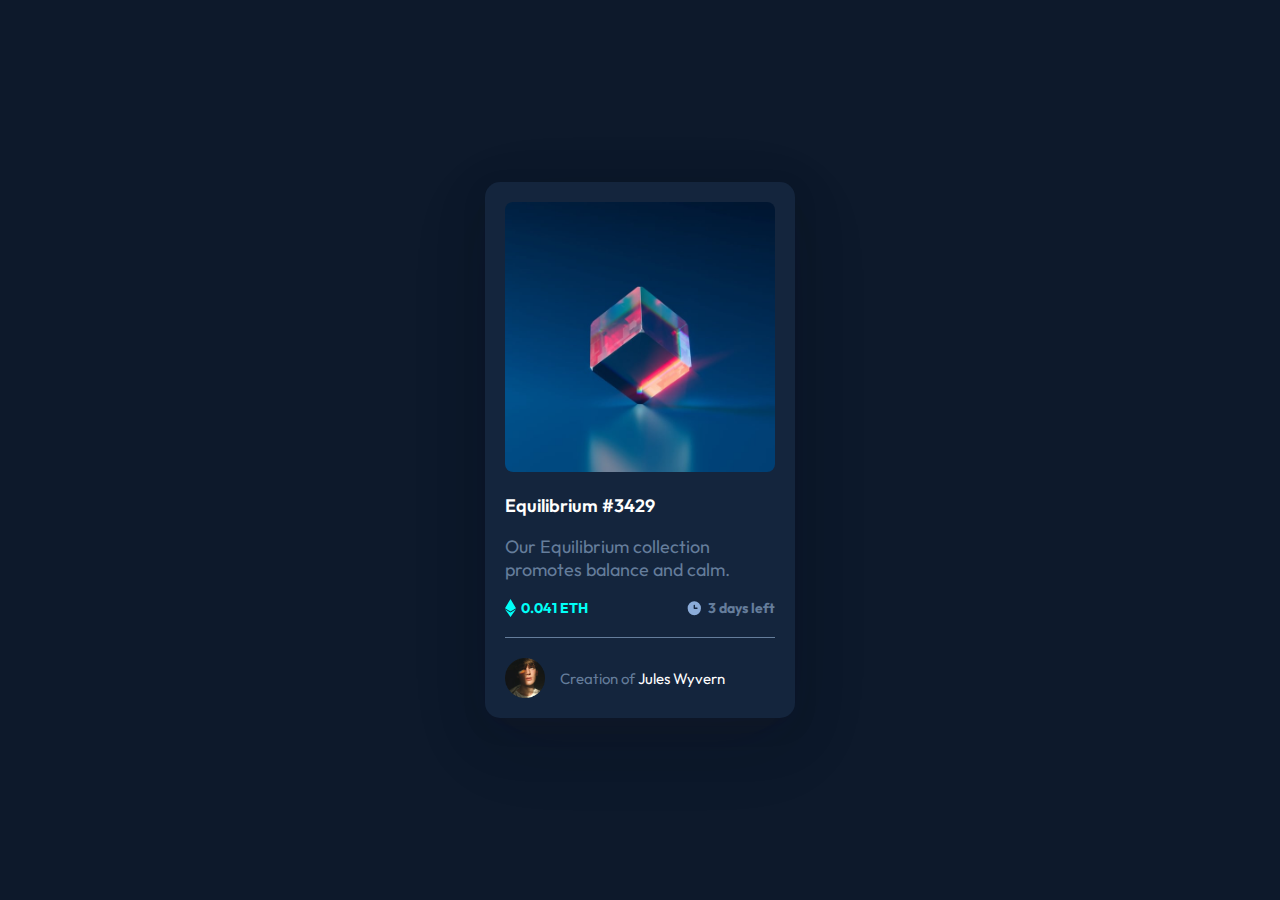
<file: index.html>
<!DOCTYPE html>
<html lang="en">
<head>
    <meta charset="UTF-8">
    <meta name="viewport" content="width=device-width, initial-scale=1.0">
    <title>Frontend Mentor | NFT preview card component</title>
    <link rel="stylesheet" href="style.css">
    <link rel="shortcut icon" href="./images/favicon-32x32.png" type="image/x-icon">
</head>
<body>
    <div class="container">
        <div class="main" >
            <div>
                <img class="hero-img" src="./images/image-equilibrium.jpg" alt="">
                <img class="eye-icon" src="./images/icon-view.svg" alt="">
            </div>
            <div>
                <h1 class="Name" >Equilibrium #3429</h1>
            </div>
            <div>
                <p class="contente" >Our Equilibrium collection promotes balance and calm.</p>
            </div>
            <div class="tab-content">
                <div class="price" > <img src="./images/icon-ethereum.svg" alt=""> <h1>0.041 ETH</h1></div>

                <div class="days"><img src="./images/icon-clock.svg" alt=""><h1>3 days left</h1>
                </div>
            </div>
            <div class="crator">
                <img src="./images/image-avatar.png" alt="">
                <h1>Creation of <span>Jules Wyvern</span></h1>
            </div>
        </div>
    </div>
</body>
</html>
</file>
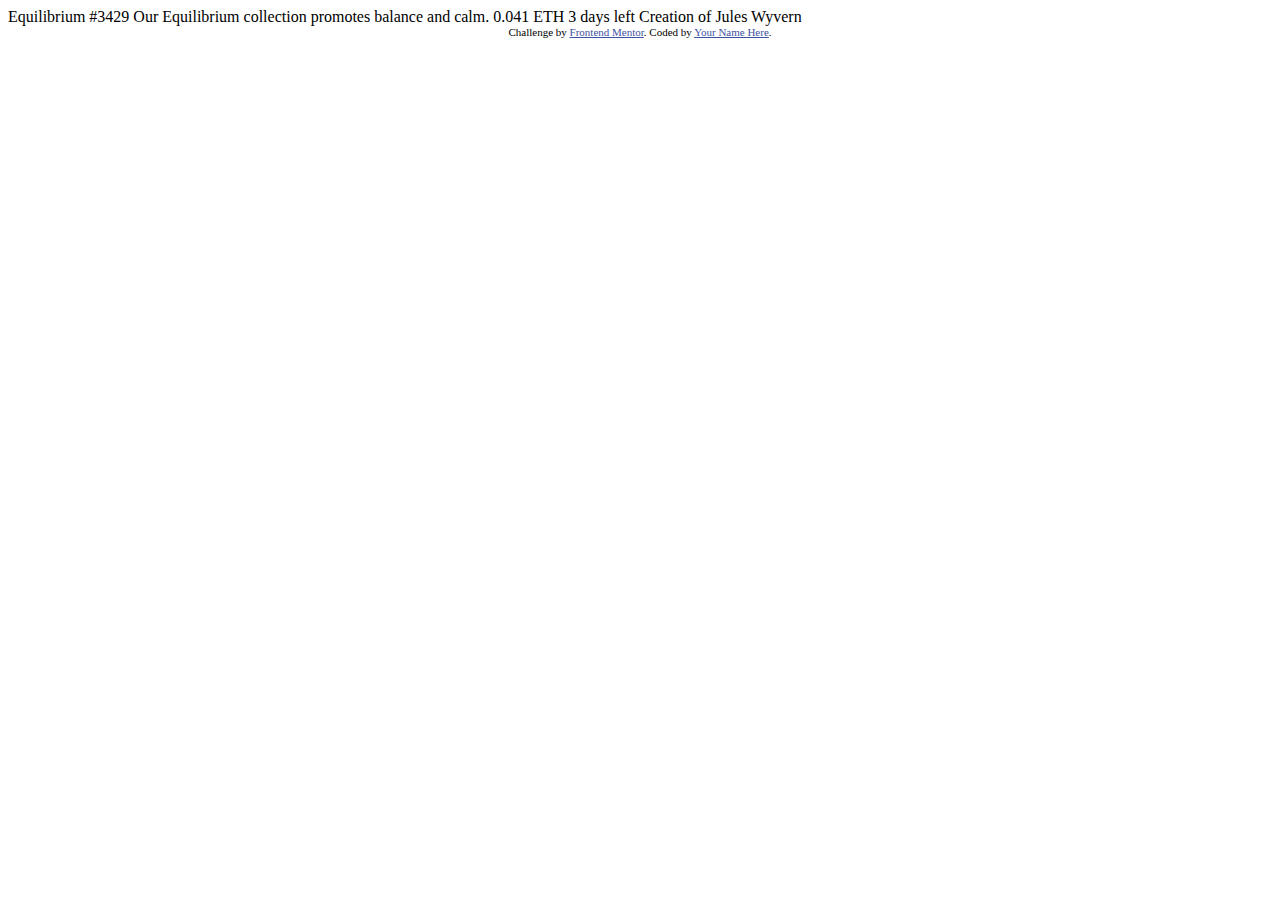
<file: nft-preview-card-component-main/index.html>
<!DOCTYPE html>
<html lang="en">
<head>
  <meta charset="UTF-8">
  <meta name="viewport" content="width=device-width, initial-scale=1.0"> <!-- displays site properly based on user's device -->

  <link rel="icon" type="image/png" sizes="32x32" href="./images/favicon-32x32.png">
  
  <title>Frontend Mentor | NFT preview card component</title>

  <!-- Feel free to remove these styles or customise in your own stylesheet 👍 -->
  <style>
    .attribution { font-size: 11px; text-align: center; }
    .attribution a { color: hsl(228, 45%, 44%); }
  </style>
</head>
<body>

  Equilibrium #3429

  Our Equilibrium collection promotes balance and calm.

  0.041 ETH
  3 days left
  
  Creation of Jules Wyvern

  <div class="attribution">
    Challenge by <a href="https://www.frontendmentor.io?ref=challenge" target="_blank">Frontend Mentor</a>. 
    Coded by <a href="#">Your Name Here</a>.
  </div>
</body>
</html>
</file>
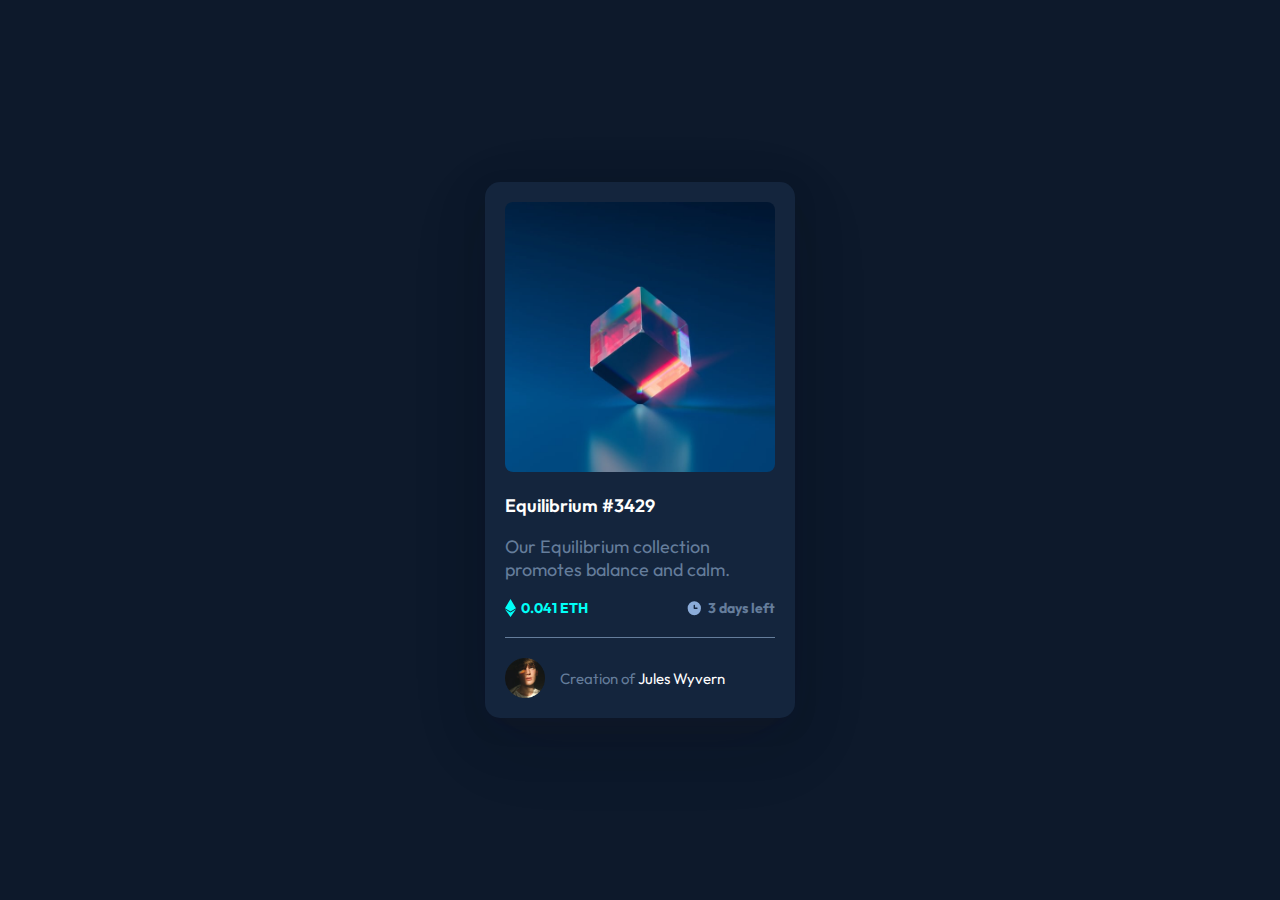
<file: nft-preview-card-component-main/main/index.html>
<!DOCTYPE html>
<html lang="en">
<head>
    <meta charset="UTF-8">
    <meta name="viewport" content="width=device-width, initial-scale=1.0">
    <title>Frontend Mentor | NFT preview card component</title>
    <link rel="stylesheet" href="style.css">
    <link rel="shortcut icon" href="../images/favicon-32x32.png" type="image/x-icon">
</head>
<body>
    <div class="container">
        <div class="main" >
            <div>
                <img class="hero-img" src="../images/image-equilibrium.jpg" alt="">
                <img class="eye-icon" src="../images/icon-view.svg" alt="">
            </div>
            <div>
                <h1 class="Name" >Equilibrium #3429</h1>
            </div>
            <div>
                <p class="contente" >Our Equilibrium collection promotes balance and calm.</p>
            </div>
            <div class="tab-content">
                <div class="price" > <img src="../images/icon-ethereum.svg" alt=""> <h1>0.041 ETH</h1></div>

                <div class="days"><img src="../images/icon-clock.svg" alt=""><h1>3 days left</h1>
                </div>
            </div>
            <div class="crator">
                <img src="../images/image-avatar.png" alt="">
                <h1>Creation of <span>Jules Wyvern</span></h1>
            </div>
        </div>
    </div>
</body>
</html>
</file>
<file: style.css>
@import url('https://fonts.googleapis.com/css2?family=Figtree:ital,wght@0,300..900;1,300..900&family=Gothic+A1&family=Inter:wght@100..900&family=Outfit:wght@100..900&family=Young+Serif&display=swap');


*{
    padding: 0;
    margin: 0;
    font-family: Outfit;
}

html, body {
    background-color: hsl(217, 54%, 11%);
    height: 100%;
    display: flex;
    justify-content: center;
    align-items: center;
}

.container{
    background-color:hsl(216, 50%, 16%);
    width: 310px;
    border-radius: 15px;
    box-shadow: rgba(17, 17, 26, 0.1) 0px 8px 24px, rgba(17, 17, 26, 0.1) 0px 16px 56px, rgba(17, 17, 26, 0.1) 0px 24px 80px;
}

.hero-img{
    width: 100%;
    border-radius: 8px;
    position: relative;
}

.eye-icon{
    position: absolute;
    top: 210px;
    left: 750px;
}


.hero-img:hover {
    filter: saturate(100%) brightness(100%) hue-rotate(331deg); 
}

/* Show eye icon on hover */
.hero-img:hover + .eye-icon {
    display: block;
}


.eye-icon {
    display: none;
    position: absolute;
    top: 35%;
    left: 50%;
    transform: translate(-50%, -50%);
    width: 50px;
    height: auto;
    z-index: 1;
}




.main{
    padding: 20px;
}

.Name{
    color: hsl(0, 0%, 100%);
    font-size: 18px;
    font-weight: 600;
    margin: 18px 0px 18px 0px;
}

.Name:hover{
    color: hsl(178, 100%, 50%);
    cursor: pointer;
}

.contente{
    color: #657D9B;
    margin-bottom: 18px;
    font-weight: 400;
    font-size: 18px;
}

.tab-content{
    font-size: 7px;
    font-weight: 600;
    display: flex;
    justify-content: space-between;
    margin-bottom: 20px;
    padding-bottom: 20px;
    border-bottom: 1px solid #657D9B;

}

.price{
    color: hsl(178, 100%, 50%);
    display: flex;
    justify-content: center;
}

.price h1{
    margin-left: 5px;
}

.days h1{
    margin-left: 5px;
}


.days{
    color: #657D9B;
    display: flex;
    justify-content: center;
}

.crator{
    display: flex;
    align-items: center;
    font-size: 10px;

}

.crator img{
    width: 40px;
}

.crator h1{
    margin-left: 15px;
    font-size: 15px;
    color: #657D9B;
    font-weight: 400;
}

.crator h1 span{
    color: hsl(0, 0%, 100%);
}

.crator h1 span:hover{
    color: hsl(178, 100%, 50%);
    cursor: pointer;
}
</file>
<file: nft-preview-card-component-main/main/style.css>
@import url('https://fonts.googleapis.com/css2?family=Figtree:ital,wght@0,300..900;1,300..900&family=Gothic+A1&family=Inter:wght@100..900&family=Outfit:wght@100..900&family=Young+Serif&display=swap');


*{
    padding: 0;
    margin: 0;
    font-family: Outfit;
}

html, body {
    background-color: hsl(217, 54%, 11%);
    height: 100%;
    display: flex;
    justify-content: center;
    align-items: center;
}

.container{
    background-color:hsl(216, 50%, 16%);
    width: 310px;
    border-radius: 15px;
    box-shadow: rgba(17, 17, 26, 0.1) 0px 8px 24px, rgba(17, 17, 26, 0.1) 0px 16px 56px, rgba(17, 17, 26, 0.1) 0px 24px 80px;
}

.hero-img{
    width: 100%;
    border-radius: 8px;
    position: relative;
}

.eye-icon{
    position: absolute;
    top: 210px;
    left: 750px;
}


.hero-img:hover {
    filter: saturate(100%) brightness(100%) hue-rotate(331deg); 
}

/* Show eye icon on hover */
.hero-img:hover + .eye-icon {
    display: block;
}


.eye-icon {
    display: none;
    position: absolute;
    top: 35%;
    left: 50%;
    transform: translate(-50%, -50%);
    width: 50px;
    height: auto;
    z-index: 1;
}




.main{
    padding: 20px;
}

.Name{
    color: hsl(0, 0%, 100%);
    font-size: 18px;
    font-weight: 600;
    margin: 18px 0px 18px 0px;
}

.Name:hover{
    color: hsl(178, 100%, 50%);
    cursor: pointer;
}

.contente{
    color: #657D9B;
    margin-bottom: 18px;
    font-weight: 400;
    font-size: 18px;
}

.tab-content{
    font-size: 7px;
    font-weight: 600;
    display: flex;
    justify-content: space-between;
    margin-bottom: 20px;
    padding-bottom: 20px;
    border-bottom: 1px solid #657D9B;

}

.price{
    color: hsl(178, 100%, 50%);
    display: flex;
    justify-content: center;
}

.price h1{
    margin-left: 5px;
}

.days h1{
    margin-left: 5px;
}


.days{
    color: #657D9B;
    display: flex;
    justify-content: center;
}

.crator{
    display: flex;
    align-items: center;
    font-size: 10px;

}

.crator img{
    width: 40px;
}

.crator h1{
    margin-left: 15px;
    font-size: 15px;
    color: #657D9B;
    font-weight: 400;
}

.crator h1 span{
    color: hsl(0, 0%, 100%);
}

.crator h1 span:hover{
    color: hsl(178, 100%, 50%);
    cursor: pointer;
}
</file>
